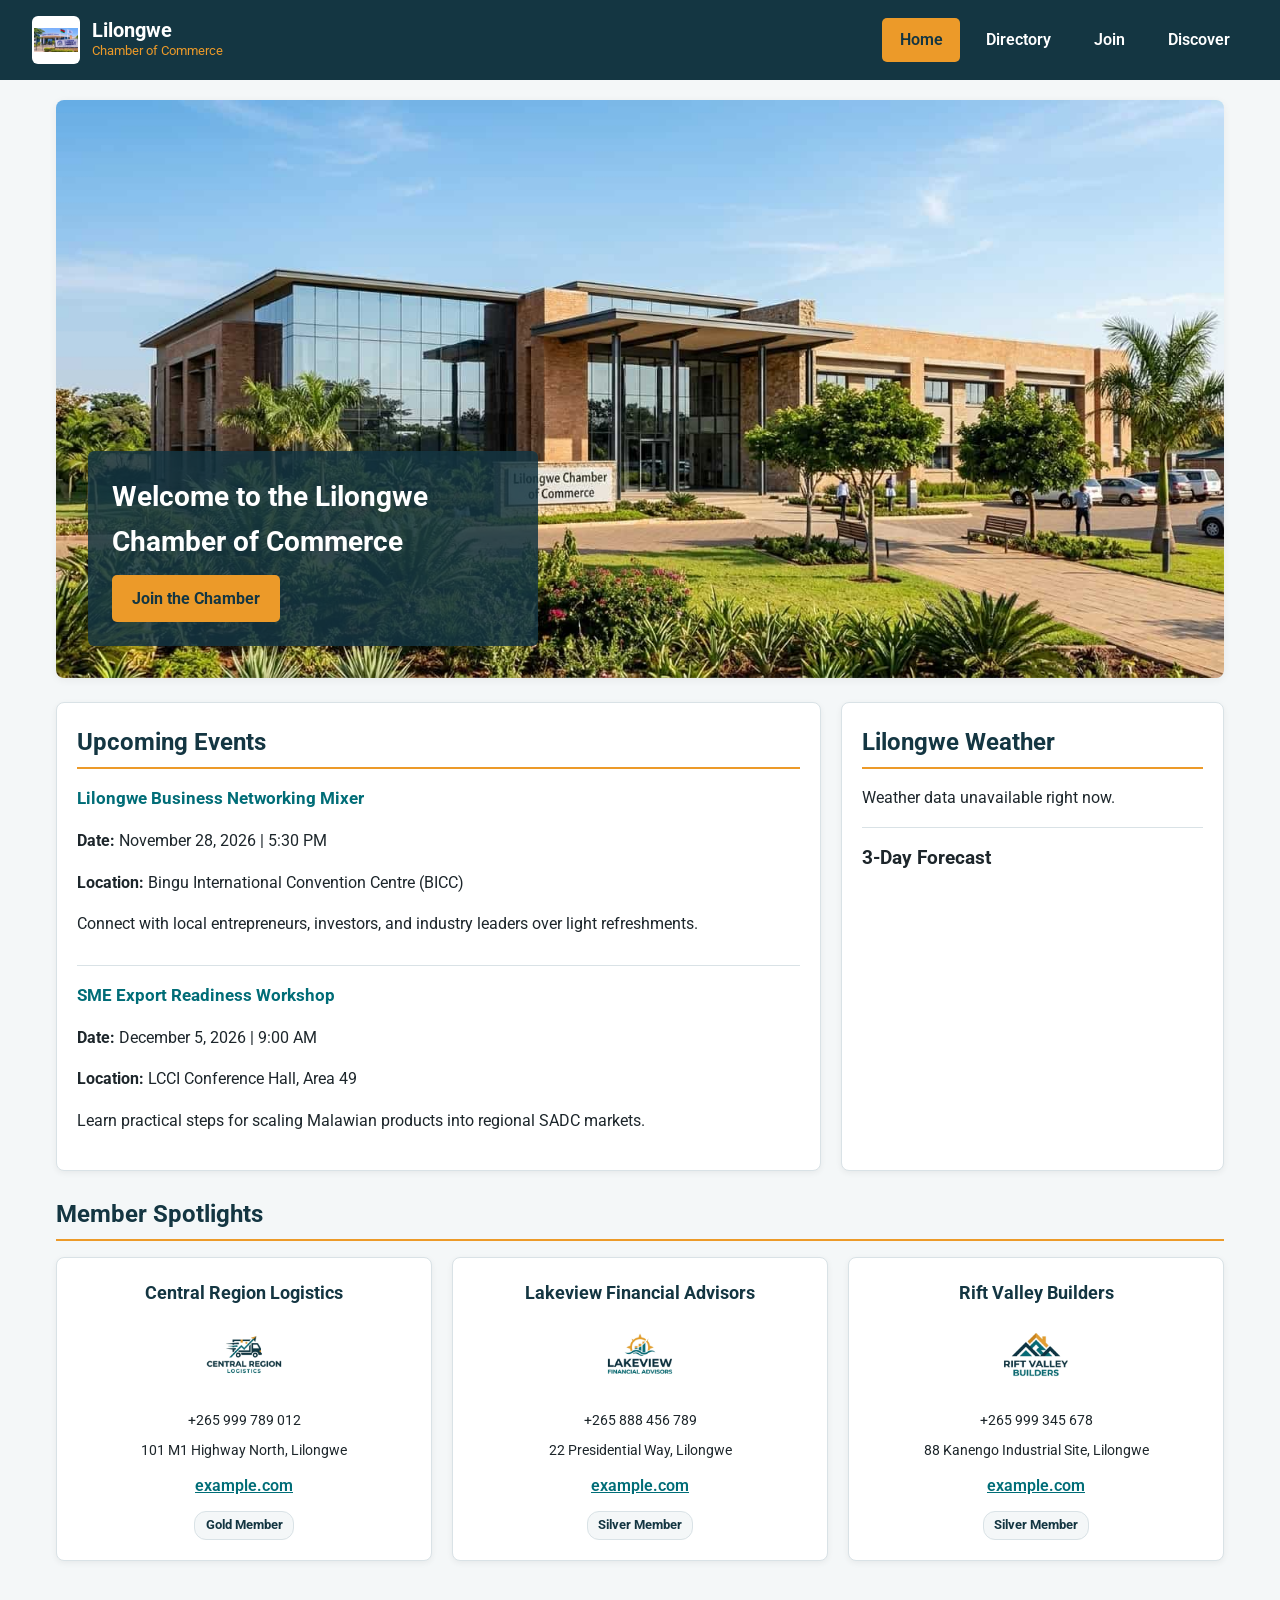
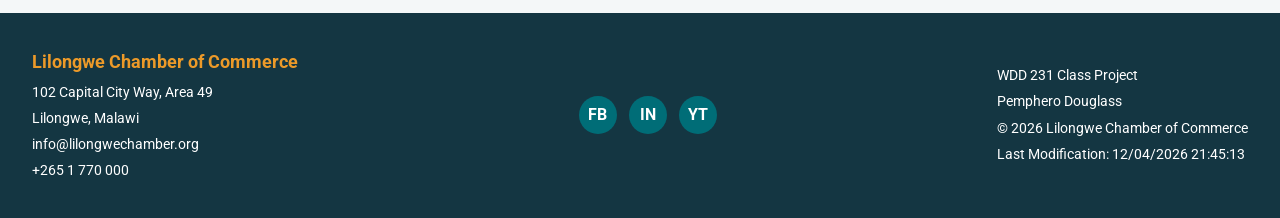
<file: chamber/index.html>
<!DOCTYPE html>
<html lang="en">
<head>
    <meta charset="UTF-8">
    <meta name="viewport" content="width=device-width, initial-scale=1.0">
    <title>Home | Lilongwe Chamber of Commerce</title>
    <meta name="description" content="Welcome to the Lilongwe Chamber of Commerce. Supporting local businesses, economic growth, and community partnerships across Lilongwe, Malawi.">
    <meta name="author" content="Pemphero Douglass">

    <link rel="icon" href="favicon.ico">

    <meta property="og:title" content="Home | Lilongwe Chamber of Commerce">
    <meta property="og:description" content="Welcome to the Lilongwe Chamber of Commerce. Discover local events, weather, and member business spotlights.">
    <meta property="og:image" content="https://pempherodouglass.github.io/wdd231/chamber/images/lilongwe.jpg">
    <meta property="og:image:alt" content="Lilongwe Chamber of Commerce">
    <meta property="og:url" content="https://pempherodouglass.github.io/wdd231/chamber/index.html">
    <meta property="og:site_name" content="Lilongwe Chamber of Commerce">
    <meta property="og:type" content="website">

    <link rel="preconnect" href="https://fonts.googleapis.com">
<link rel="preconnect" href="https://fonts.gstatic.com" crossorigin>
<link href="https://fonts.googleapis.com/css2?family=Roboto:ital,wght@0,100..900;1,100..900&display=swap" rel="stylesheet">

    <link rel="stylesheet" href="styles/normalize.css">
    <link rel="stylesheet" href="styles/small.css">
    <link rel="stylesheet" href="styles/larger.css">

    <script src="scripts/home.js" defer></script>
</head>
<body>
    <header>
        <div class="header-top">
            <div class="brand">
                <img src="images/lilongwe.jpg" alt="Lilongwe Chamber of Commerce Logo" width="56" height="56">
                <div class="brand-text">
                    <span class="brand-title">Lilongwe</span>
                    <span class="brand-subtitle">Chamber of Commerce</span>
                </div>
            </div>
            <button id="menu-button" aria-label="Open Navigation Menu" aria-expanded="false">☰</button>
        </div>
        <nav id="primary-nav">
            <ul>
                <li><a href="index.html" class="active">Home</a></li>
                <li><a href="directory.html">Directory</a></li>
                <li><a href="join.html">Join</a></li>
                <li><a href="discover.html">Discover</a></li>
            </ul>
        </nav>
    </header>

    <main>
        <section class="hero">
            <img src="images/hero-ban.jpg" alt="Lilongwe Chamber of Commerce Building" width="1200" height="600">
            <div class="hero-overlay">
                <h1>Welcome to the Lilongwe Chamber of Commerce</h1>
                <a href="join.html" class="cta-button">Join the Chamber</a>
            </div>
        </section>

        <div class="home-grid">
            <section class="events-card">
                <h2>Upcoming Events</h2>
                <div class="event-item">
                    <h3>Lilongwe Business Networking Mixer</h3>
                    <p><strong>Date:</strong> November 28, 2026 | 5:30 PM</p>
                    <p><strong>Location:</strong> Bingu International Convention Centre (BICC)</p>
                    <p>Connect with local entrepreneurs, investors, and industry leaders over light refreshments.</p>
                </div>
                <div class="event-item">
                    <h3>SME Export Readiness Workshop</h3>
                    <p><strong>Date:</strong> December 5, 2026 | 9:00 AM</p>
                    <p><strong>Location:</strong> LCCI Conference Hall, Area 49</p>
                    <p>Learn practical steps for scaling Malawian products into regional SADC markets.</p>
                </div>
            </section>

            <section class="weather-card">
                <h2>Lilongwe Weather</h2>
                <div id="current-weather">
                </div>
                <hr>
                <h3>3-Day Forecast</h3>
                <div id="weather-forecast">
                </div>
            </section>
        </div>

        <section class="spotlights-section">
            <h2>Member Spotlights</h2>
            <div id="spotlight-container">
            </div>
        </section>
    </main>

    <footer>
        <div class="footer-info">
            <p class="footer-heading">Lilongwe Chamber of Commerce</p>
            <p>102 Capital City Way, Area 49</p>
            <p>Lilongwe, Malawi</p>
            <p>info@lilongwechamber.org</p>
            <p>+265 1 770 000</p>
        </div>
        <div class="footer-social">
            <a href="https://facebook.com" target="_blank" rel="noopener noreferrer" aria-label="Facebook">FB</a>
            <a href="https://linkedin.com" target="_blank" rel="noopener noreferrer" aria-label="LinkedIn">IN</a>
            <a href="https://youtube.com" target="_blank" rel="noopener noreferrer" aria-label="YouTube">YT</a>
        </div>
        <div class="footer-meta">
            <p>WDD 231 Class Project</p>
            <p>Pemphero Douglass</p>
            <p>&copy; <span id="currentyear"></span> Lilongwe Chamber of Commerce</p>
            <p id="lastModified"></p>
        </div>
    </footer>
</body>
</html>
</file>
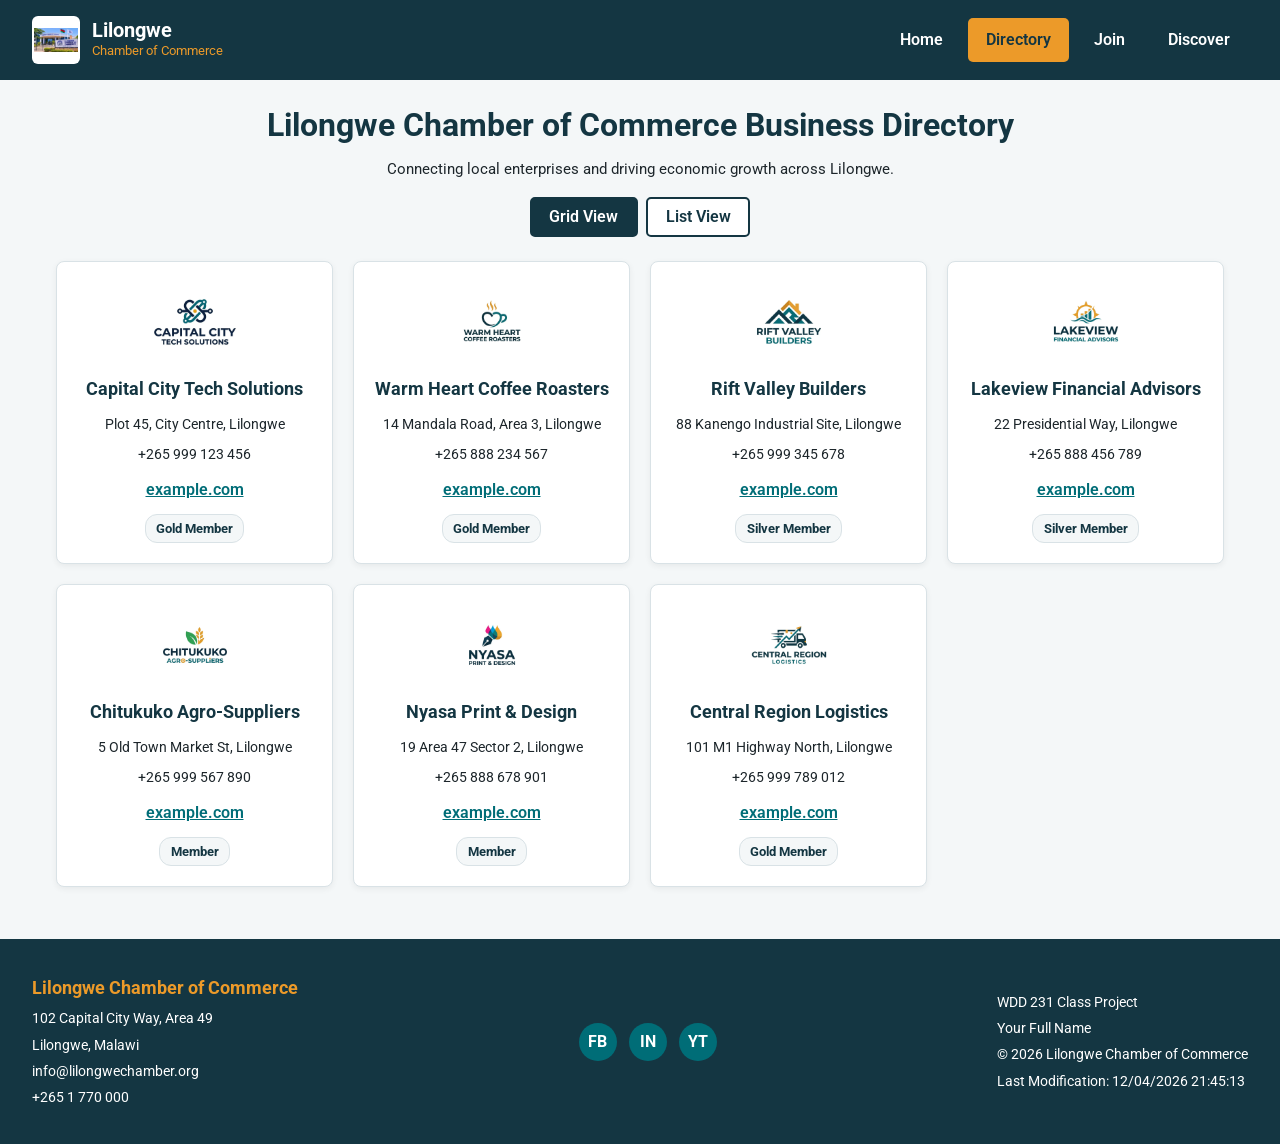
<file: chamber/directory.html>
<!DOCTYPE html>
<html lang="en">
<head>
    <meta charset="UTF-8">
    <meta name="viewport" content="width=device-width, initial-scale=1.0">
    <title>Business Directory | Lilongwe Chamber of Commerce</title>
    <meta name="description" content="Official member business directory for the Lilongwe Chamber of Commerce. Connect with local companies, services, and community partners.">
    <meta name="author" content="Pemphero Douglass">

    <link rel="icon" href="favicon.ico">

<meta property="og:title" content="Business Directory | Lilongwe Chamber of Commerce">
<meta property="og:description" content="Explore local businesses, services, and organizations in the Lilongwe Chamber of Commerce member directory.">
<meta property="og:image" content="https://pempherodouglass.github.io/wdd231/chamber/images/lilongwe.jpg">
<meta property="og:image:alt" content="Lilongwe Chamber of Commerce">
<meta property="og:url" content="https://pempherodouglass.github.io/wdd231/chamber/directory.html">
<meta property="og:site_name" content="Lilongwe Chamber of Commerce">
<meta property="og:type" content="website">


   <link rel="preconnect" href="https://fonts.googleapis.com">
<link rel="preconnect" href="https://fonts.gstatic.com" crossorigin>
<link href="https://fonts.googleapis.com/css2?family=Roboto:ital,wght@0,100..900;1,100..900&display=swap" rel="stylesheet">

    <link rel="stylesheet" href="styles/normalize.css">
    <link rel="stylesheet" href="styles/small.css">
    <link rel="stylesheet" href="styles/larger.css">

    <script src="scripts/directory.js" defer></script>
</head>
<body>
    <header>
        <div class="header-top">
            <div class="brand">
                <img src="images/lilongwe.jpg" alt="Lilongwe Chamber of Commerce Logo" width="56" height="56">
                <div class="brand-text">
                    <span class="brand-title">Lilongwe</span>
                    <span class="brand-subtitle">Chamber of Commerce</span>
                </div>
            </div>
            <button id="menu-button" aria-label="Open Navigation Menu" aria-expanded="false">&#9776;</button>
        </div>
        <nav id="primary-nav">
            <ul>
                <li><a href="index.html">Home</a></li>
                <li><a href="directory.html" class="active">Directory</a></li>
                <li><a href="join.html">Join</a></li>
                <li><a href="discover.html">Discover</a></li>
            </ul>
        </nav>
    </header>

    <main>
        <section class="page-banner">
            <h1>Lilongwe Chamber of Commerce Business Directory</h1>
            <p>Connecting local enterprises and driving economic growth across Lilongwe.</p>
            <div class="view-toggle" role="group" aria-label="Directory View Options">
                <button id="grid-view-btn" class="active-btn" type="button">Grid View</button>
                <button id="list-view-btn" type="button">List View</button>
            </div>
        </section>

        <div id="directory-container" class="grid-view"></div>
    </main>

    <footer>
        <div class="footer-info">
            <p class="footer-heading">Lilongwe Chamber of Commerce</p>
            <p>102 Capital City Way, Area 49</p>
            <p>Lilongwe, Malawi</p>
            <p>info@lilongwechamber.org</p>
            <p>+265 1 770 000</p>
        </div>
        <div class="footer-social">
            <a href="https://facebook.com" target="_blank" rel="noopener noreferrer" aria-label="Facebook">FB</a>
            <a href="https://linkedin.com" target="_blank" rel="noopener noreferrer" aria-label="LinkedIn">IN</a>
            <a href="https://youtube.com" target="_blank" rel="noopener noreferrer" aria-label="YouTube">YT</a>
        </div>
        <div class="footer-meta">
            <p>WDD 231 Class Project</p>
            <p>Your Full Name</p>
            <p>&copy; <span id="currentyear"></span> Lilongwe Chamber of Commerce</p>
            <p id="lastModified"></p>
        </div>
    </footer>
</body>
</html>
</file>
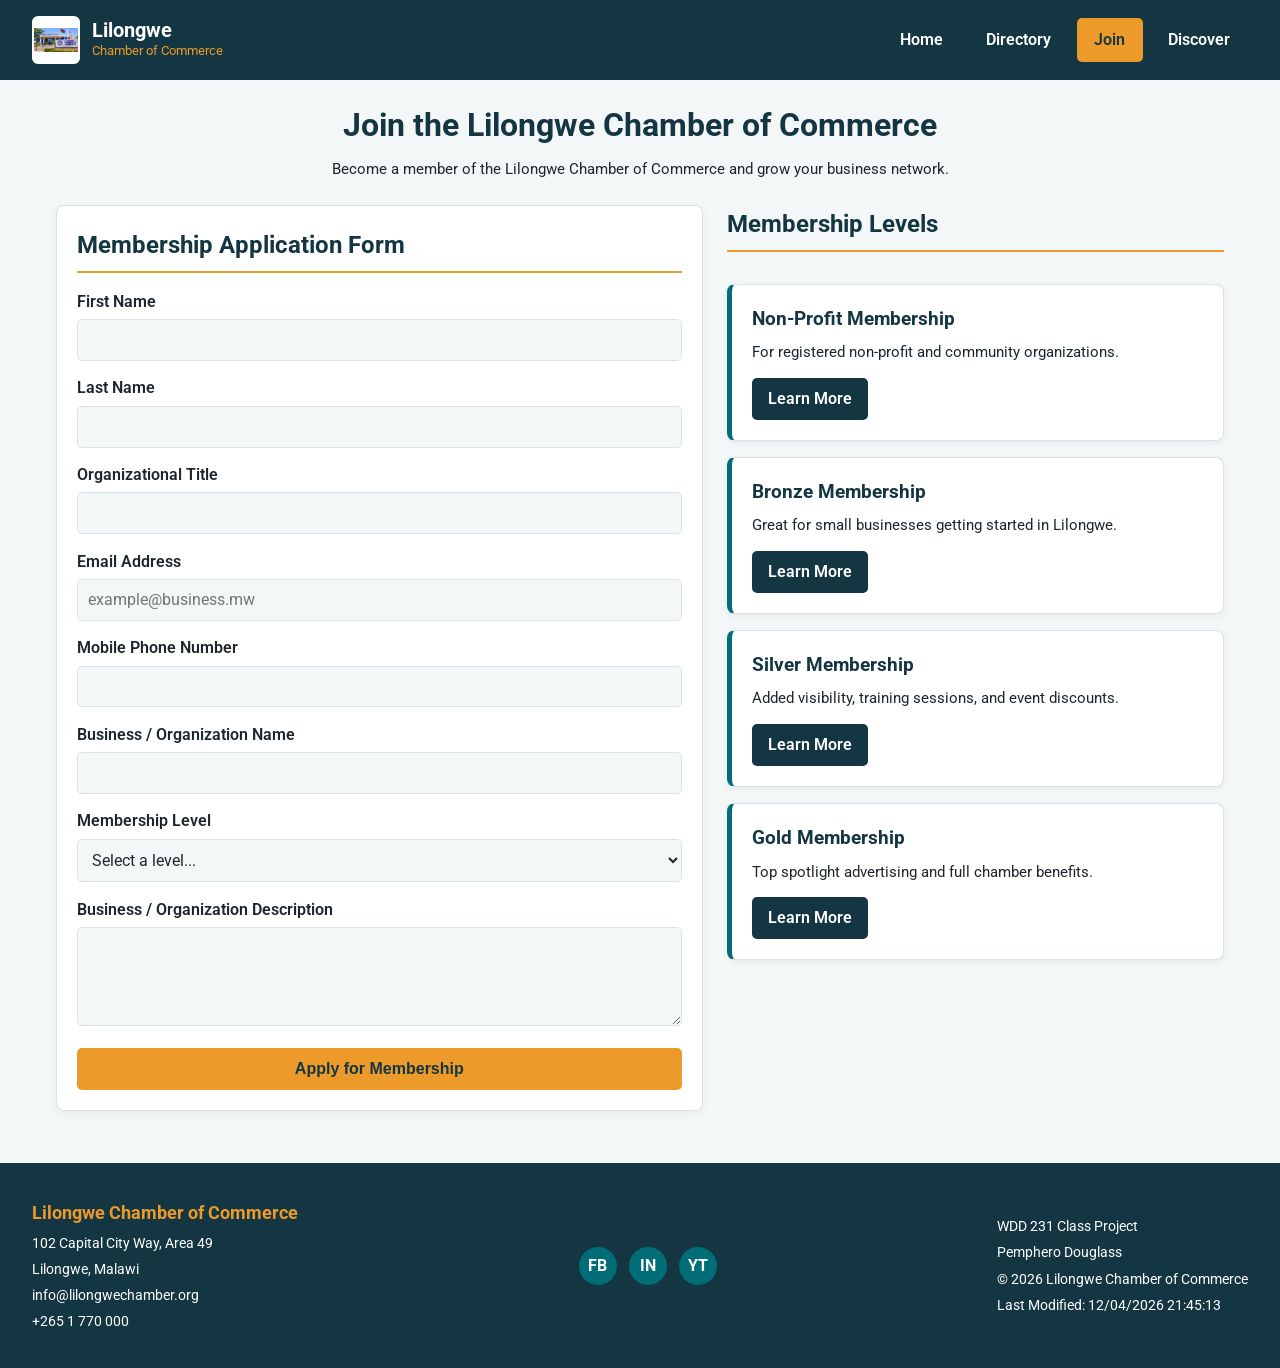
<file: chamber/join.html>
<!DOCTYPE html>
<html lang="en">
<head>
  <meta charset="UTF-8">
  <meta name="viewport" content="width=device-width, initial-scale=1.0">
  <title>Join | Lilongwe Chamber of Commerce</title>
  <meta name="description" content="Apply to become a member of the Lilongwe Chamber of Commerce. Choose from Non-Profit, Bronze, Silver, or Gold membership levels.">
  <meta name="author" content="Pemphero Douglass">
  <link rel="icon" href="favicon.ico">
  <meta property="og:title" content="Join | Lilongwe Chamber of Commerce">
  <meta property="og:description" content="Submit your membership application to join the Lilongwe Chamber of Commerce.">
  <meta property="og:image" content="https://pempherodouglass.github.io/wdd231/chamber/images/lilongwe.jpg">
  <meta property="og:image:alt" content="Lilongwe Chamber of Commerce">
  <meta property="og:url" content="https://pempherodouglass.github.io/wdd231/chamber/join.html">
  <meta property="og:site_name" content="Lilongwe Chamber of Commerce">
  <meta property="og:type" content="website">
 <link rel="preconnect" href="https://fonts.googleapis.com">
<link rel="preconnect" href="https://fonts.gstatic.com" crossorigin>
<link href="https://fonts.googleapis.com/css2?family=Roboto:ital,wght@0,100..900;1,100..900&display=swap" rel="stylesheet">
  <link rel="stylesheet" href="styles/normalize.css">
  <link rel="stylesheet" href="styles/small.css">
  <link rel="stylesheet" href="styles/larger.css">
  <script src="scripts/join.js" defer></script>
</head>
<body>
  <header>
    <div class="header-top">
      <div class="brand">
        <img src="images/lilongwe.jpg" alt="Lilongwe Chamber of Commerce Logo" width="56" height="56">
        <div class="brand-text">
          <span class="brand-title">Lilongwe</span>
          <span class="brand-subtitle">Chamber of Commerce</span>
        </div>
      </div>
      <button id="menu-button" aria-label="Open Navigation Menu" aria-expanded="false">☰</button>
    </div>
    <nav id="primary-nav">
      <ul>
        <li><a href="index.html">Home</a></li>
        <li><a href="directory.html">Directory</a></li>
        <li><a href="join.html" class="active">Join</a></li>
        <li><a href="discover.html">Discover</a></li>
      </ul>
    </nav>
  </header>

  <main>
    <section class="page-banner">
      <h1>Join the Lilongwe Chamber of Commerce</h1>
      <p>Become a member of the Lilongwe Chamber of Commerce and grow your business network.</p>
    </section>

    <div class="join-container">
      <section class="form-box">
        <h2>Membership Application Form</h2>
        <form method="get" action="thankyou.html" class="join-form">
          <label>First Name
            <input type="text" name="fname" title="Enter your first name" autocomplete="given-name" required>
          </label>

          <label>Last Name
            <input type="text" name="lname" title="Enter your last name" autocomplete="family-name" required>
          </label>

          <label>Organizational Title
            <input type="text" name="title" title="Enter your title (at least 7 letters, spaces, or hyphens)" autocomplete="organization-title" pattern="[A-Za-z\- ]{7,}">
          </label>

          <label>Email Address
            <input type="email" name="email" title="Enter your email address" autocomplete="email" placeholder="example@business.mw" required>
          </label>

          <label>Mobile Phone Number
            <input type="tel" name="phone" title="Enter your mobile phone number" autocomplete="tel" required>
          </label>

          <label>Business / Organization Name
            <input type="text" name="business" title="Enter your business or organization name" autocomplete="organization" required>
          </label>

          <label>Membership Level
            <select name="membership" title="Choose a membership level" required>
              <option value="" disabled selected>Select a level...</option>
              <option value="np">NP Membership (Non-Profit - No Fee)</option>
              <option value="bronze">Bronze Membership</option>
              <option value="silver">Silver Membership</option>
              <option value="gold">Gold Membership</option>
            </select>
          </label>

          <label>Business / Organization Description
            <textarea name="description" title="Describe your business or organization" rows="4"></textarea>
          </label>

          <input type="hidden" name="timestamp" id="timestamp">

          <input type="submit" value="Apply for Membership">
        </form>
      </section>

      <section class="cards-box">
        <h2>Membership Levels</h2>

        <div class="level-card">
          <h3>Non-Profit Membership</h3>
          <p>For registered non-profit and community organizations.</p>
          <a href="#" class="info-link" data-modal="np-modal">Learn More</a>
        </div>

        <div class="level-card">
          <h3>Bronze Membership</h3>
          <p>Great for small businesses getting started in Lilongwe.</p>
          <a href="#" class="info-link" data-modal="bronze-modal">Learn More</a>
        </div>

        <div class="level-card">
          <h3>Silver Membership</h3>
          <p>Added visibility, training sessions, and event discounts.</p>
          <a href="#" class="info-link" data-modal="silver-modal">Learn More</a>
        </div>

        <div class="level-card">
          <h3>Gold Membership</h3>
          <p>Top spotlight advertising and full chamber benefits.</p>
          <a href="#" class="info-link" data-modal="gold-modal">Learn More</a>
        </div>
      </section>
    </div>

    <dialog id="np-modal" class="level-modal">
      <h3>Non-Profit (NP) Membership</h3>
      <p><strong>Cost:</strong> Free</p>
      <ul>
        <li>Listing in the online business directory</li>
        <li>Invitations to monthly networking events</li>
        <li>Access to community partnership meetings</li>
      </ul>
      <button type="button" class="close-btn">Close</button>
    </dialog>

    <dialog id="bronze-modal" class="level-modal">
      <h3>Bronze Membership</h3>
      <p><strong>Cost:</strong> MWK 150,000 / year</p>
      <ul>
        <li>All Non-Profit membership benefits</li>
        <li>Directory listing with company logo and website link</li>
        <li>10% discount on chamber workshops and events</li>
      </ul>
      <button type="button" class="close-btn">Close</button>
    </dialog>

    <dialog id="silver-modal" class="level-modal">
      <h3>Silver Membership</h3>
      <p><strong>Cost:</strong> MWK 350,000 / year</p>
      <ul>
        <li>All Bronze membership benefits</li>
        <li>Home page member spotlight rotation</li>
        <li>25% discount on training sessions and trade expos</li>
      </ul>
      <button type="button" class="close-btn">Close</button>
    </dialog>

    <dialog id="gold-modal" class="level-modal">
      <h3>Gold Membership</h3>
      <p><strong>Cost:</strong> MWK 750,000 / year</p>
      <ul>
        <li>All Silver membership benefits</li>
        <li>Featured home page spotlight placement</li>
        <li>50% discount on event sponsorships and VIP seating</li>
        <li>Free booth at the annual Lilongwe Business Expo</li>
      </ul>
      <button type="button" class="close-btn">Close</button>
    </dialog>
  </main>

  <footer>
    <div class="footer-info">
      <p class="footer-heading">Lilongwe Chamber of Commerce</p>
      <p>102 Capital City Way, Area 49</p>
      <p>Lilongwe, Malawi</p>
      <p>info@lilongwechamber.org</p>
      <p>+265 1 770 000</p>
    </div>
    <div class="footer-social">
      <a href="https://facebook.com" target="_blank" rel="noopener noreferrer" aria-label="Facebook">FB</a>
      <a href="https://linkedin.com" target="_blank" rel="noopener noreferrer" aria-label="LinkedIn">IN</a>
      <a href="https://youtube.com" target="_blank" rel="noopener noreferrer" aria-label="YouTube">YT</a>
    </div>
    <div class="footer-meta">
      <p>WDD 231 Class Project</p>
      <p>Pemphero Douglass</p>
      <p>&copy; <span id="currentyear"></span> Lilongwe Chamber of Commerce</p>
      <p id="lastModified"></p>
    </div>
  </footer>
</body>
</html>
</file>
<file: chamber/styles/small.css>
:root {
    --primary-color: #143642;
    --secondary-color: #006d77;
    --accent-color: #ec9a29;
    --bg-color: #f4f7f8;
    --card-bg: #ffffff;
    --text-dark: #1d262b;
    --text-light: #ffffff;
    --border-color: #d9e2e6;
    --transparent: #00000000;
    --overlay-bg: #143642d9;
    --nav-divider: #ffffff26;
    --shadow-color: #0000000f;
    --heading-font: 'Roboto', sans-serif;
    --body-font: 'Roboto', sans-serif;
}

* {
    box-sizing: border-box;
}

body {
    font-family: var(--body-font);
    background-color: var(--bg-color);
    color: var(--text-dark);
    line-height: 1.6;
    overflow-x: hidden;
}

h1, h2, h3 {
    font-family: var(--heading-font);
    margin-top: 0;
}

header {
    background-color: var(--primary-color);
    color: var(--text-light);
}

.header-top {
    display: flex;
    align-items: center;
    justify-content: space-between;
    padding: 0.85rem 1rem;
}

.brand {
    display: flex;
    align-items: center;
    gap: 0.75rem;
}

.brand img {
    width: 48px;
    height: 48px;
    object-fit: contain;
    border-radius: 6px;
    background-color: var(--text-light);
    padding: 2px;
}

.brand-text {
    display: flex;
    flex-direction: column;
}

.brand-title {
    font-family: var(--heading-font);
    font-size: 1.25rem;
    font-weight: 700;
    line-height: 1.1;
}

.brand-subtitle {
    font-size: 0.8rem;
    color: var(--accent-color);
}

#menu-button {
    background: var(--transparent);
    border: 1px solid var(--text-light);
    color: var(--text-light);
    font-size: 1.4rem;
    padding: 0.25rem 0.6rem;
    border-radius: 4px;
    cursor: pointer;
}

nav {
    display: none;
    background-color: var(--secondary-color);
}

nav.open {
    display: block;
}

nav ul {
    list-style: none;
    margin: 0;
    padding: 0;
}

nav ul li a {
    display: block;
    padding: 0.85rem 1rem;
    color: var(--text-light);
    text-decoration: none;
    font-weight: 600;
    border-top: 1px solid var(--nav-divider);
}

nav ul li a:hover,
nav ul li a.active {
    background-color: var(--accent-color);
    color: var(--primary-color);
}

main {
    max-width: 1200px;
    margin: 0 auto;
    padding: 1.25rem 1rem;
}

.page-banner {
    text-align: center;
    margin-bottom: 1.5rem;
}

.page-banner h1 {
    font-size: 1.65rem;
    color: var(--primary-color);
    margin-bottom: 0.35rem;
}

.page-banner p {
    margin: 0 0 1rem;
    font-size: 0.95rem;
}

.view-toggle {
    display: inline-flex;
    gap: 0.5rem;
}

.view-toggle button {
    padding: 0.55rem 1.1rem;
    border: 2px solid var(--primary-color);
    background-color: var(--card-bg);
    color: var(--primary-color);
    font-weight: 600;
    border-radius: 5px;
    cursor: pointer;
}

.view-toggle button.active-btn {
    background-color: var(--primary-color);
    color: var(--text-light);
}

#directory-container.grid-view {
    display: grid;
    grid-template-columns: repeat(auto-fit, minmax(260px, 1fr));
    gap: 1.25rem;
}

#directory-container.grid-view .member-card {
    background-color: var(--card-bg);
    border: 1px solid var(--border-color);
    border-radius: 8px;
    padding: 1.25rem;
    text-align: center;
    box-shadow: 0 2px 6px var(--shadow-color);
    display: flex;
    flex-direction: column;
    align-items: center;
}

#directory-container.grid-view .member-card img {
    width: 120px;
    height: 80px;
    object-fit: contain;
    margin-bottom: 0.75rem;
}

.member-card h2 {
    font-size: 1.15rem;
    color: var(--primary-color);
    margin-bottom: 0.4rem;
}

.member-card p {
    margin: 0.2rem 0;
    font-size: 0.9rem;
    overflow-wrap: break-word;
}

.member-card a {
    margin-top: 0.5rem;
    color: var(--secondary-color);
    font-weight: 600;
    text-decoration: underline;
}

.membership-tag {
    display: inline-block;
    margin-top: 0.75rem;
    padding: 0.2rem 0.65rem;
    border-radius: 12px;
    font-size: 0.8rem;
    font-weight: 700;
    background-color: var(--bg-color);
    color: var(--primary-color);
    border: 1px solid var(--border-color);
}

#directory-container.list-view {
    display: flex;
    flex-direction: column;
    border: 1px solid var(--border-color);
    border-radius: 6px;
    overflow: hidden;
    background-color: var(--card-bg);
}

#directory-container.list-view .member-card {
    padding: 0.85rem 1rem;
    border-bottom: 1px solid var(--border-color);
}

#directory-container.list-view .member-card:nth-child(even) {
    background-color: var(--bg-color);
}

#directory-container.list-view .member-card img {
    display: none;
}

.hero {
    position: relative;
    margin-bottom: 1.5rem;
    border-radius: 8px;
    overflow: hidden;
    box-shadow: 0 2px 8px var(--shadow-color);
}

.hero img {
    width: 100%;
    height: auto;
    display: block;
}

.hero-overlay {
    position: absolute;
    bottom: 1rem;
    left: 1rem;
    right: 1rem;
    background-color: var(--overlay-bg);
    color: var(--text-light);
    padding: 1rem;
    border-radius: 6px;
    text-align: center;
}

.hero-overlay h1 {
    font-size: 1.25rem;
    margin-bottom: 0.65rem;
}

.cta-button {
    display: inline-block;
    background-color: var(--accent-color);
    color: var(--primary-color);
    padding: 0.65rem 1.25rem;
    font-weight: 700;
    text-decoration: none;
    border-radius: 5px;
    transition: opacity 0.2s ease;
}

.cta-button:hover {
    opacity: 0.9;
}

.home-grid {
    display: grid;
    grid-template-columns: 1fr;
    gap: 1.25rem;
    margin-bottom: 1.5rem;
}

.events-card,
.weather-card {
    background-color: var(--card-bg);
    border: 1px solid var(--border-color);
    border-radius: 8px;
    padding: 1.25rem;
    box-shadow: 0 2px 6px var(--shadow-color);
}

.events-card h2,
.weather-card h2,
.spotlights-section h2 {
    color: var(--primary-color);
    border-bottom: 2px solid var(--accent-color);
    padding-bottom: 0.4rem;
    margin-bottom: 1rem;
}

.event-item {
    margin-bottom: 1rem;
    padding-bottom: 0.75rem;
    border-bottom: 1px solid var(--border-color);
}

.event-item:last-child {
    margin-bottom: 0;
    padding-bottom: 0;
    border-bottom: none;
}

.event-item h3 {
    font-size: 1.05rem;
    color: var(--secondary-color);
    margin-bottom: 0.25rem;
}

.weather-card hr {
    border: 0;
    border-top: 1px solid var(--border-color);
    margin: 1rem 0;
}

.current-weather-row {
    display: flex;
    align-items: center;
    gap: 1rem;
}

#weather-forecast {
    display: flex;
    flex-direction: column;
    gap: 0.5rem;
}

.forecast-day {
    display: flex;
    justify-content: space-between;
    padding: 0.4rem 0;
    border-bottom: 1px dashed var(--border-color);
}

#spotlight-container {
    display: grid;
    grid-template-columns: 1fr;
    gap: 1.25rem;
}

.spotlight-card {
    background-color: var(--card-bg);
    border: 1px solid var(--border-color);
    border-radius: 8px;
    padding: 1.25rem;
    text-align: center;
    box-shadow: 0 2px 6px var(--shadow-color);
    display: flex;
    flex-direction: column;
    align-items: center;
}

.spotlight-card img {
    width: 120px;
    height: 80px;
    object-fit: contain;
    margin-bottom: 0.75rem;
}

.spotlight-card h3 {
    font-size: 1.15rem;
    color: var(--primary-color);
    margin-bottom: 0.4rem;
}

.spotlight-card p {
    margin: 0.2rem 0;
    font-size: 0.9rem;
}

.spotlight-card a {
    margin-top: 0.5rem;
    color: var(--secondary-color);
    font-weight: 600;
}

.join-container {
    display: grid;
    grid-template-columns: 1fr;
    gap: 1.5rem;
}

.form-box,
.thankyou-box {
    background-color: var(--card-bg);
    border: 1px solid var(--border-color);
    border-radius: 8px;
    padding: 1.25rem;
    box-shadow: 0 2px 6px var(--shadow-color);
}

.form-box h2,
.cards-box h2,
.thankyou-box h2 {
    color: var(--primary-color);
    border-bottom: 2px solid var(--accent-color);
    padding-bottom: 0.4rem;
    margin-bottom: 1rem;
}

.join-form {
    display: flex;
    flex-direction: column;
    gap: 0.9rem;
}

.join-form label {
    display: flex;
    flex-direction: column;
    font-weight: 600;
    color: var(--text-dark);
    gap: 0.3rem;
}

.join-form input[type="text"],
.join-form input[type="email"],
.join-form input[type="tel"],
.join-form select,
.join-form textarea {
    padding: 0.65rem;
    border: 1px solid var(--border-color);
    border-radius: 5px;
    font-family: inherit;
    font-size: 1rem;
    font-weight: 400;
    background-color: var(--bg-color);
    color: var(--text-dark);
}

.join-form input:focus,
.join-form select:focus,
.join-form textarea:focus {
    outline: 2px solid var(--secondary-color);
    background-color: var(--card-bg);
}

.join-form input:required:valid,
.join-form select:required:valid {
    border-left: 4px solid var(--secondary-color);
}

.join-form input[type="submit"] {
    margin-top: 0.5rem;
    padding: 0.75rem 1.25rem;
    background-color: var(--accent-color);
    color: var(--primary-color);
    border: none;
    border-radius: 5px;
    font-size: 1rem;
    font-weight: 700;
    cursor: pointer;
}

.join-form input[type="submit"]:hover {
    opacity: 0.9;
}

.cards-box {
    display: flex;
    flex-direction: column;
    gap: 1rem;
}

@keyframes fadeInCards {
    from {
        opacity: 0;
        transform: translateY(15px);
    }
    to {
        opacity: 1;
        transform: translateY(0);
    }
}

.level-card {
    background-color: var(--card-bg);
    border: 1px solid var(--border-color);
    border-left: 5px solid var(--secondary-color);
    border-radius: 8px;
    padding: 1.25rem;
    box-shadow: 0 2px 6px var(--shadow-color);
    animation: fadeInCards 0.8s ease-out;
}

.level-card h3 {
    color: var(--primary-color);
    margin-bottom: 0.35rem;
}

.level-card p {
    margin: 0 0 0.85rem;
    font-size: 0.95rem;
}

.info-link {
    display: inline-block;
    padding: 0.5rem 1rem;
    background-color: var(--primary-color);
    color: var(--text-light);
text-decoration: none;
font-weight: 600;
border-radius: 5px;
}
.info-link:hover {
background-color: var(--secondary-color);
}
.level-modal {
border: 1px solid var(--border-color);
border-radius: 8px;
padding: 1.5rem;
max-width: 450px;
width: 90%;
background-color: var(--card-bg);
color: var(--text-dark);
}
.level-modal::backdrop {
background-color: var(--overlay-bg);
}
.level-modal h3 {
color: var(--primary-color);
border-bottom: 2px solid var(--accent-color);
padding-bottom: 0.4rem;
}
.close-btn {
margin-top: 1rem;
padding: 0.5rem 1rem;
background-color: var(--primary-color);
color: var(--text-light);
border: none;
border-radius: 5px;
font-weight: 600;
cursor: pointer;
}
.close-btn:hover {
background-color: var(--secondary-color);
}
.thankyou-box {
max-width: 650px;
margin: 0 auto;
}
#results {
background-color: var(--bg-color);
border: 1px solid var(--border-color);
border-radius: 6px;
padding: 1rem;
margin-bottom: 1.25rem;
}
#results p {
margin: 0.4rem 0;
}
footer {
background-color: var(--primary-color);
color: var(--text-light);
padding: 1.5rem 1rem;
margin-top: 2rem;
display: flex;
flex-direction: column;
gap: 1.25rem;
text-align: center;
}
.footer-heading {
font-weight: 700;
font-size: 1.1rem;
color: var(--accent-color);
margin-bottom: 0.3rem;
}
footer p {
margin: 0.2rem 0;
font-size: 0.9rem;
}
.footer-social {
display: flex;
justify-content: center;
gap: 0.75rem;
}
.footer-social a {
display: inline-flex;
align-items: center;
justify-content: center;
width: 38px;
height: 38px;
border-radius: 50%;
background-color: var(--secondary-color);
color: var(--text-light);
text-decoration: none;
font-weight: 700;
}
.footer-social a:hover {
background-color: var(--accent-color);
color: var(--primary-color);
}
</file>
<file: chamber/styles/larger.css>
@media only screen and (min-width: 768px) {
    header {
        display: flex;
        align-items: center;
        justify-content: space-between;
        padding: 0.5rem 2rem;
    }

    .header-top {
        padding: 0.5rem 0;
    }

    #menu-button {
        display: none;
    }

    nav {
        display: block;
        background-color: var(--transparent);
    }

    nav ul {
        display: flex;
        gap: 0.5rem;
    }

    nav ul li a {
        border-top: none;
        padding: 0.6rem 1.1rem;
        border-radius: 5px;
    }

    .page-banner h1 {
        font-size: 2rem;
    }

    #directory-container.list-view .member-card {
        display: grid;
        grid-template-columns: 2fr 2fr 1.3fr 1.2fr 1fr;
        align-items: center;
        gap: 0.75rem;
        padding: 0.85rem 1.25rem;
    }

    #directory-container.list-view .member-card h2,
    #directory-container.list-view .member-card p,
    #directory-container.list-view .member-card a,
    #directory-container.list-view .membership-tag {
        margin: 0;
    }

    .hero-overlay {
        bottom: 2rem;
        left: 2rem;
        right: auto;
        max-width: 450px;
        text-align: left;
        padding: 1.5rem;
    }

    .hero-overlay h1 {
        font-size: 1.75rem;
    }

    .home-grid {
        grid-template-columns: 2fr 1fr;
    }

    #spotlight-container {
        grid-template-columns: repeat(auto-fit, minmax(280px, 1fr));
    }

    .join-container {
        grid-template-columns: 1.3fr 1fr;
        align-items: start;
    }

    footer {
        flex-direction: row;
        justify-content: space-between;
        align-items: center;
        text-align: left;
        padding: 2rem;
    }
}
</file>
